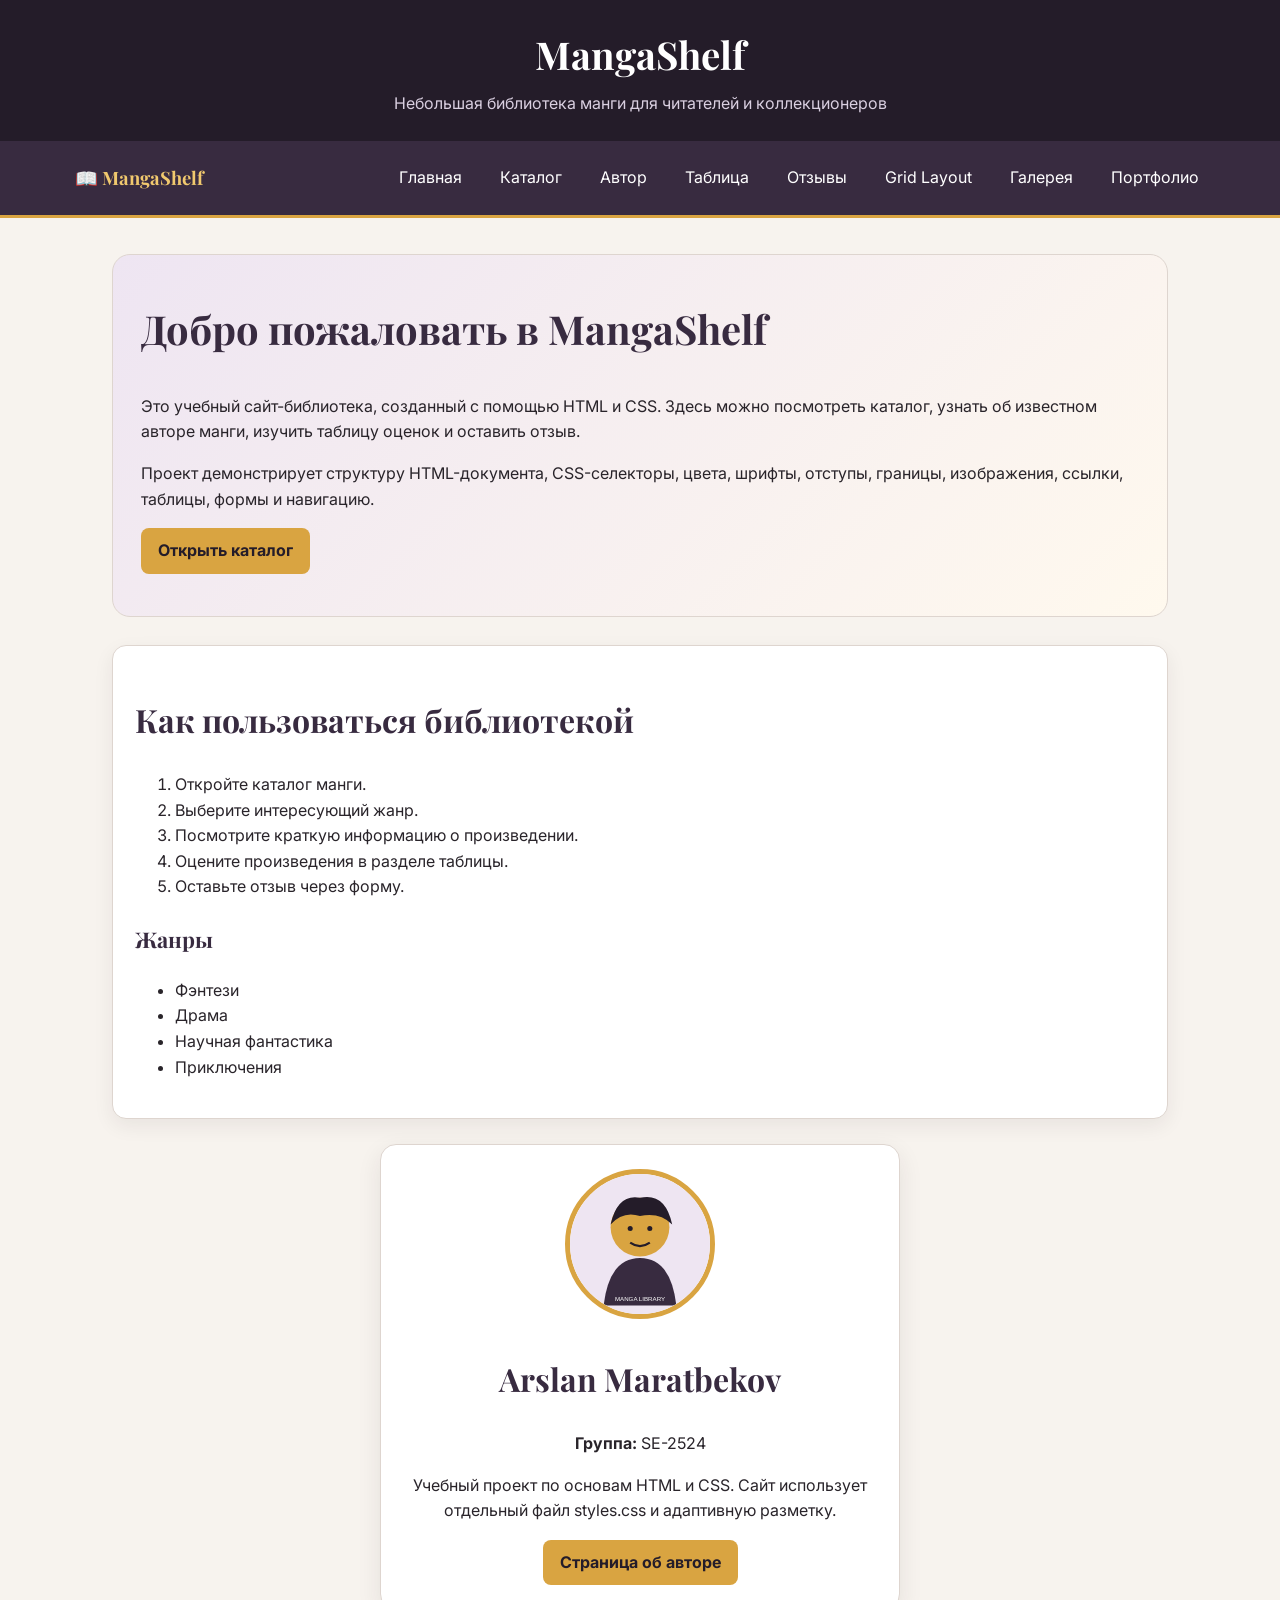
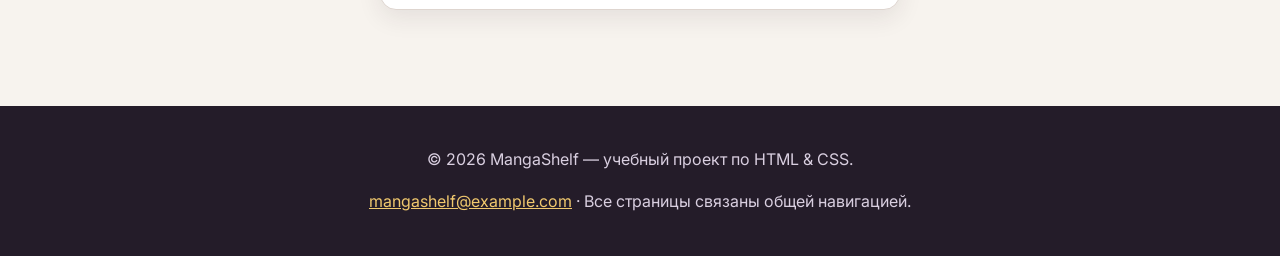
<file: index.html>
<!DOCTYPE html>
<html lang="ru">
<head>
<meta charset="UTF-8"><meta name="viewport" content="width=device-width, initial-scale=1.0">
<title>MangaShelf — библиотека манги</title><link rel="stylesheet" href="styles.css">
</head>
<body>
<header><h1>MangaShelf</h1><p>Небольшая библиотека манги для читателей и коллекционеров</p></header>

<div class="navbar">
  <a href="index.html" class="logo">📖 MangaShelf</a>
  <div class="nav-links">
    <a href="index.html">Главная</a>
    <a href="catalog.html">Каталог</a>
    <a href="tribute.html">Автор</a>
    <a href="stats.html">Таблица</a>
    <a href="feedback.html">Отзывы</a>
    <a href="grid.html">Grid Layout</a>
    <a href="gallery.html">Галерея</a>
    <a href="portfolio.html">Портфолио</a>
  </div>
</div>

<main class="container">
<section class="hero">
<h2>Добро пожаловать в MangaShelf</h2>
<p>Это учебный сайт-библиотека, созданный с помощью HTML и CSS. Здесь можно посмотреть каталог, узнать об известном авторе манги, изучить таблицу оценок и оставить отзыв.</p>
<p>Проект демонстрирует структуру HTML-документа, CSS-селекторы, цвета, шрифты, отступы, границы, изображения, ссылки, таблицы, формы и навигацию.</p>
<a class="btn" href="catalog.html">Открыть каталог</a>
</section>

<div class="card">
<h2>Как пользоваться библиотекой</h2>
<ol>
<li>Откройте каталог манги.</li>
<li>Выберите интересующий жанр.</li>
<li>Посмотрите краткую информацию о произведении.</li>
<li>Оцените произведения в разделе таблицы.</li>
<li>Оставьте отзыв через форму.</li>
</ol>
<h3>Жанры</h3>
<ul>
<li>Фэнтези</li><li>Драма</li><li>Научная фантастика</li><li>Приключения</li>
</ul>
</div>

<div class="profile-card">
<img src="tezuka.svg" alt="Иллюстративный портрет для страницы MangaShelf">
<h2>Arslan Maratbekov</h2>
<p><strong>Группа:</strong> SE-2524</p>
<p>Учебный проект по основам HTML и CSS. Сайт использует отдельный файл styles.css и адаптивную разметку.</p>
<a class="btn" href="tribute.html">Страница об авторе</a>
</div>
</main>

<footer>
  <p>© 2026 MangaShelf — учебный проект по HTML & CSS.</p>
  <p><a href="mailto:mangashelf@example.com">mangashelf@example.com</a> · Все страницы связаны общей навигацией.</p>
</footer>

</body></html>
</file>
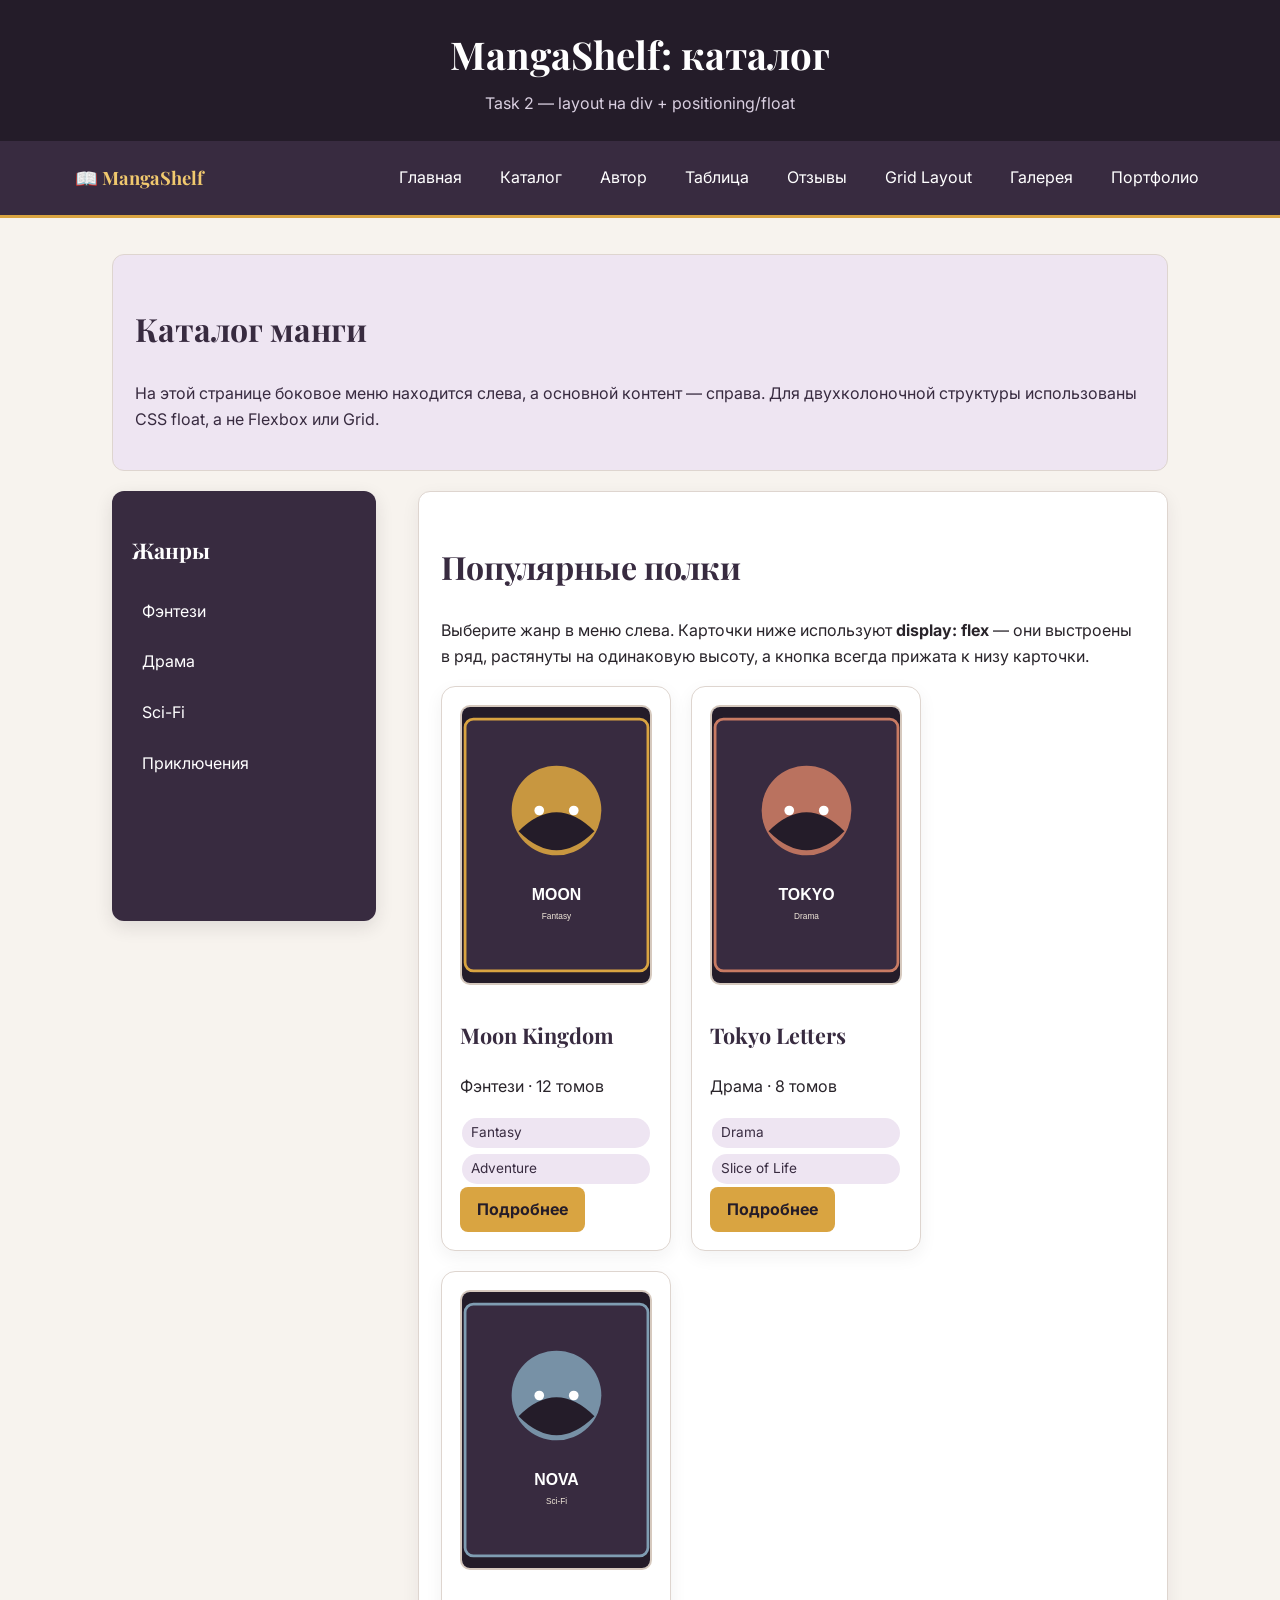
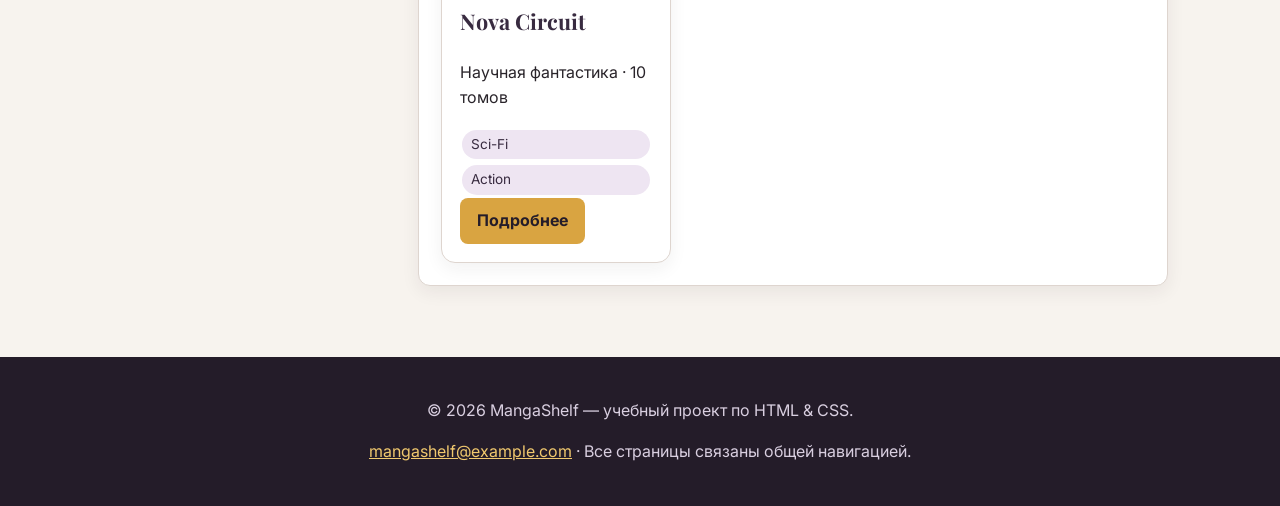
<file: catalog.html>
<!DOCTYPE html>
<html lang="ru">
<head>
<meta charset="UTF-8"><meta name="viewport" content="width=device-width, initial-scale=1.0">
<title>MangaShelf — каталог</title><link rel="stylesheet" href="styles.css">
<style>
.layout-header { background:#eee5f2; color:#382b40; padding:22px; border:1px solid #ded5cf; border-radius:12px; }
.sidebar { float:left; width:25%; background:#382b40; color:white; padding:20px; min-height:430px; border-radius:12px; box-shadow:0 6px 18px rgba(40,30,40,.12); }
.sidebar a { color:white; text-decoration:none; display:block; padding:10px; margin:5px 0; border-radius:6px; }
.sidebar a:hover { background:#d9a441; color:#241c29; }
.main-aside { float:right; width:71%; background:white; padding:22px; min-height:430px; border:1px solid #ded5cf; border-radius:12px; box-shadow:0 6px 18px rgba(40,30,40,.07); }
.clearfix::after { content:""; display:table; clear:both; }
@media(max-width:760px) { .sidebar,.main-aside { float:none; width:100%; margin-bottom:18px; } }
</style>
</head>
<body>
<header><h1>MangaShelf: каталог</h1><p>Task 2 — layout на div + positioning/float</p></header>

<div class="navbar">
  <a href="index.html" class="logo">📖 MangaShelf</a>
  <div class="nav-links">
    <a href="index.html">Главная</a>
    <a href="catalog.html">Каталог</a>
    <a href="tribute.html">Автор</a>
    <a href="stats.html">Таблица</a>
    <a href="feedback.html">Отзывы</a>
    <a href="grid.html">Grid Layout</a>
    <a href="gallery.html">Галерея</a>
    <a href="portfolio.html">Портфолио</a>
  </div>
</div>

<main class="container">
<div class="layout-header"><h2>Каталог манги</h2><p>На этой странице боковое меню находится слева, а основной контент — справа. Для двухколоночной структуры использованы CSS float, а не Flexbox или Grid.</p></div>
<div class="clearfix" style="margin-top:20px;">
<aside class="sidebar">
<h3 style="color:white;">Жанры</h3>
<a href="#fantasy">Фэнтези</a><a href="#drama">Драма</a><a href="#scifi">Sci-Fi</a><a href="#adventure">Приключения</a>
</aside>
<section class="main-aside">
<h2>Популярные полки</h2>
<p>Выберите жанр в меню слева. Карточки ниже используют <strong>display: flex</strong> — они выстроены в ряд, растянуты на одинаковую высоту, а кнопка всегда прижата к низу карточки.</p>

<!-- TASK 1: Card row built with Flexbox (.catalog is display:flex) -->
<div class="catalog">
  <div class="manga-card" id="fantasy">
    <img class="manga-cover" src="cover-one.svg" alt="Обложка манги Moon Kingdom">
    <h3>Moon Kingdom</h3>
    <p>Фэнтези · 12 томов</p>
    <span class="tag">Fantasy</span><span class="tag">Adventure</span>
    <a class="btn" href="tribute.html">Подробнее</a>
  </div>
  <div class="manga-card" id="drama">
    <img class="manga-cover" src="cover-two.svg" alt="Обложка манги Tokyo Letters">
    <h3>Tokyo Letters</h3>
    <p>Драма · 8 томов</p>
    <span class="tag">Drama</span><span class="tag">Slice of Life</span>
    <a class="btn" href="stats.html">Подробнее</a>
  </div>
  <div class="manga-card" id="scifi">
    <img class="manga-cover" src="cover-three.svg" alt="Обложка манги Nova Circuit">
    <h3>Nova Circuit</h3>
    <p>Научная фантастика · 10 томов</p>
    <span class="tag">Sci-Fi</span><span class="tag">Action</span>
    <a class="btn" href="feedback.html">Подробнее</a>
  </div>
</div>
</section>
</div>
</main>

<footer>
  <p>© 2026 MangaShelf — учебный проект по HTML & CSS.</p>
  <p><a href="mailto:mangashelf@example.com">mangashelf@example.com</a> · Все страницы связаны общей навигацией.</p>
</footer>

</body></html>
</file>
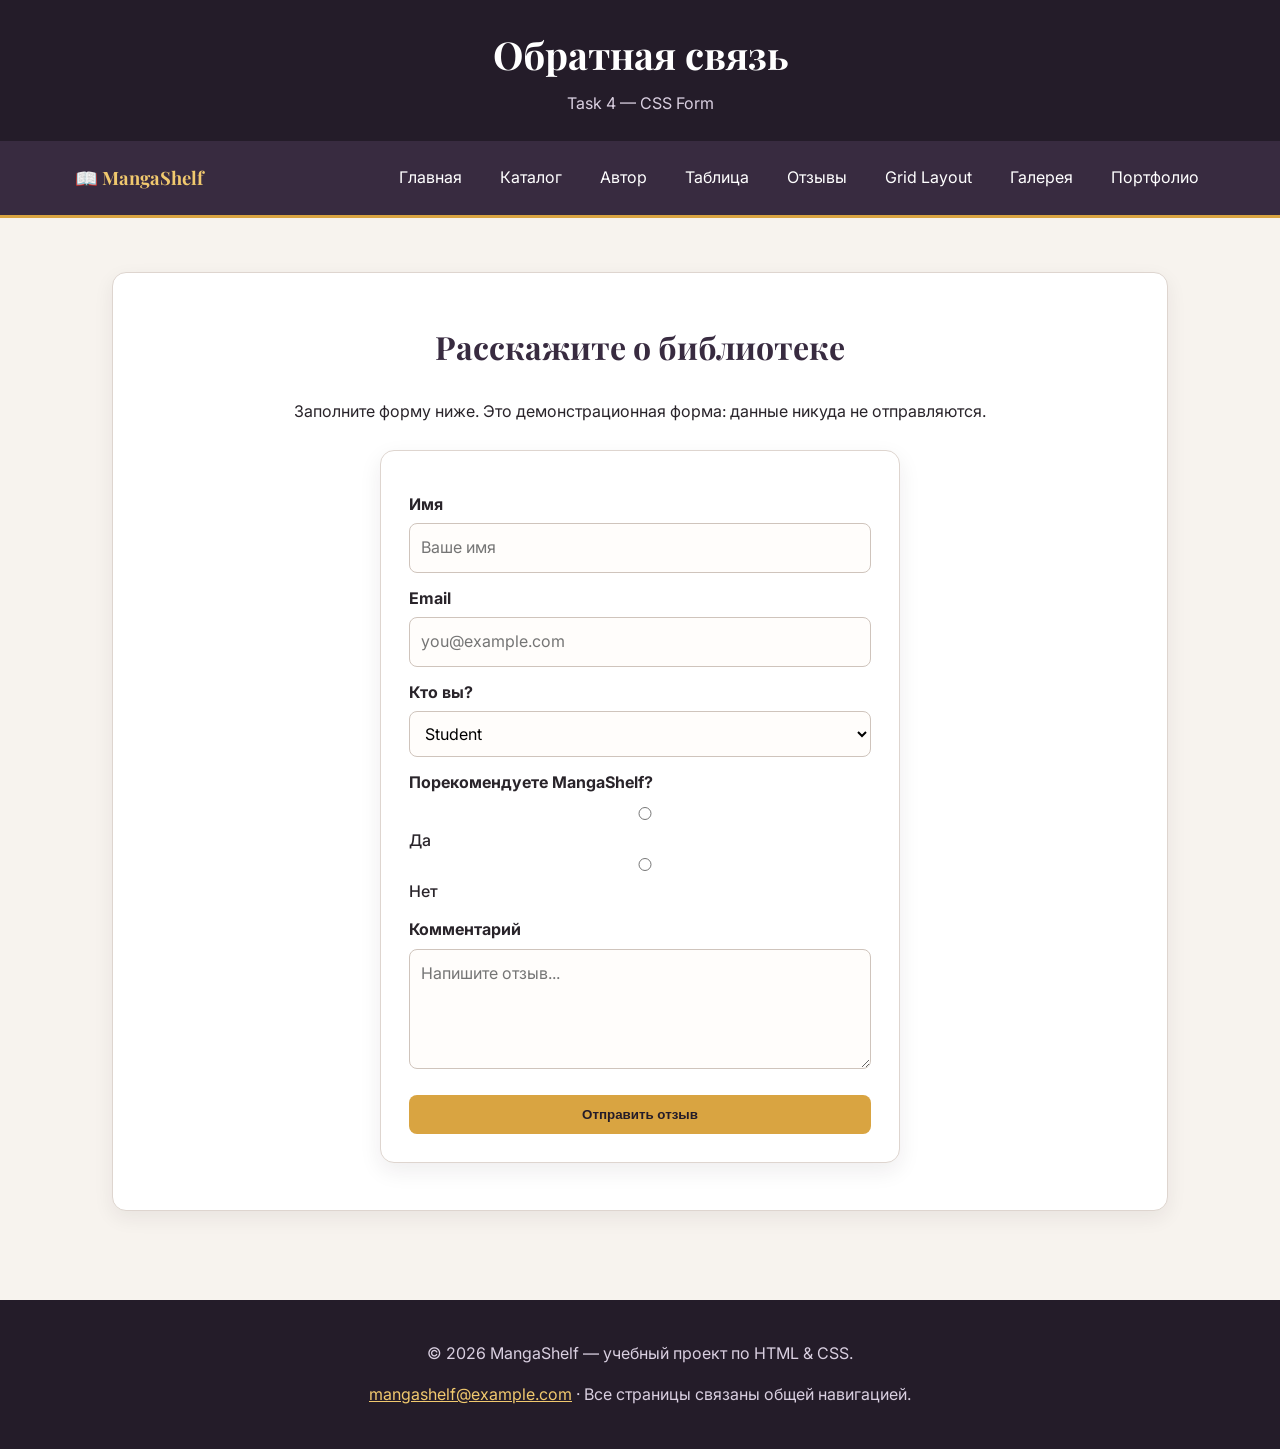
<file: feedback.html>
<!DOCTYPE html>
<html lang="ru">
<head>
<meta charset="UTF-8"><meta name="viewport" content="width=device-width, initial-scale=1.0">
<title>MangaShelf — отзыв</title><link rel="stylesheet" href="styles.css">
</head>
<body>
<header><h1>Обратная связь</h1><p>Task 4 — CSS Form</p></header>

<div class="navbar">
  <a href="index.html" class="logo">📖 MangaShelf</a>
  <div class="nav-links">
    <a href="index.html">Главная</a>
    <a href="catalog.html">Каталог</a>
    <a href="tribute.html">Автор</a>
    <a href="stats.html">Таблица</a>
    <a href="feedback.html">Отзывы</a>
    <a href="grid.html">Grid Layout</a>
    <a href="gallery.html">Галерея</a>
    <a href="portfolio.html">Портфолио</a>
  </div>
</div>

<main class="container">
<div class="card">
<h2 style="text-align:center;">Расскажите о библиотеке</h2>
<p style="text-align:center;">Заполните форму ниже. Это демонстрационная форма: данные никуда не отправляются.</p>
<form action="#" method="post">
<label for="name">Имя</label>
<input id="name" name="name" type="text" placeholder="Ваше имя" required>

<label for="email">Email</label>
<input id="email" name="email" type="email" placeholder="you@example.com" required>

<label for="role">Кто вы?</label>
<select id="role" name="role">
<option>Student</option><option>Teacher</option><option>Other</option>
</select>

<label>Порекомендуете MangaShelf?</label>
<div>
<label style="display:inline;font-weight:500;margin-right:18px;"><input type="radio" name="recommend" value="yes"> Да</label>
<label style="display:inline;font-weight:500;"><input type="radio" name="recommend" value="no"> Нет</label>
</div>

<label for="comments">Комментарий</label>
<textarea id="comments" name="comments" placeholder="Напишите отзыв..."></textarea>

<button type="submit">Отправить отзыв</button>
</form>
</div>
</main>

<footer>
  <p>© 2026 MangaShelf — учебный проект по HTML & CSS.</p>
  <p><a href="mailto:mangashelf@example.com">mangashelf@example.com</a> · Все страницы связаны общей навигацией.</p>
</footer>

</body></html>
</file>
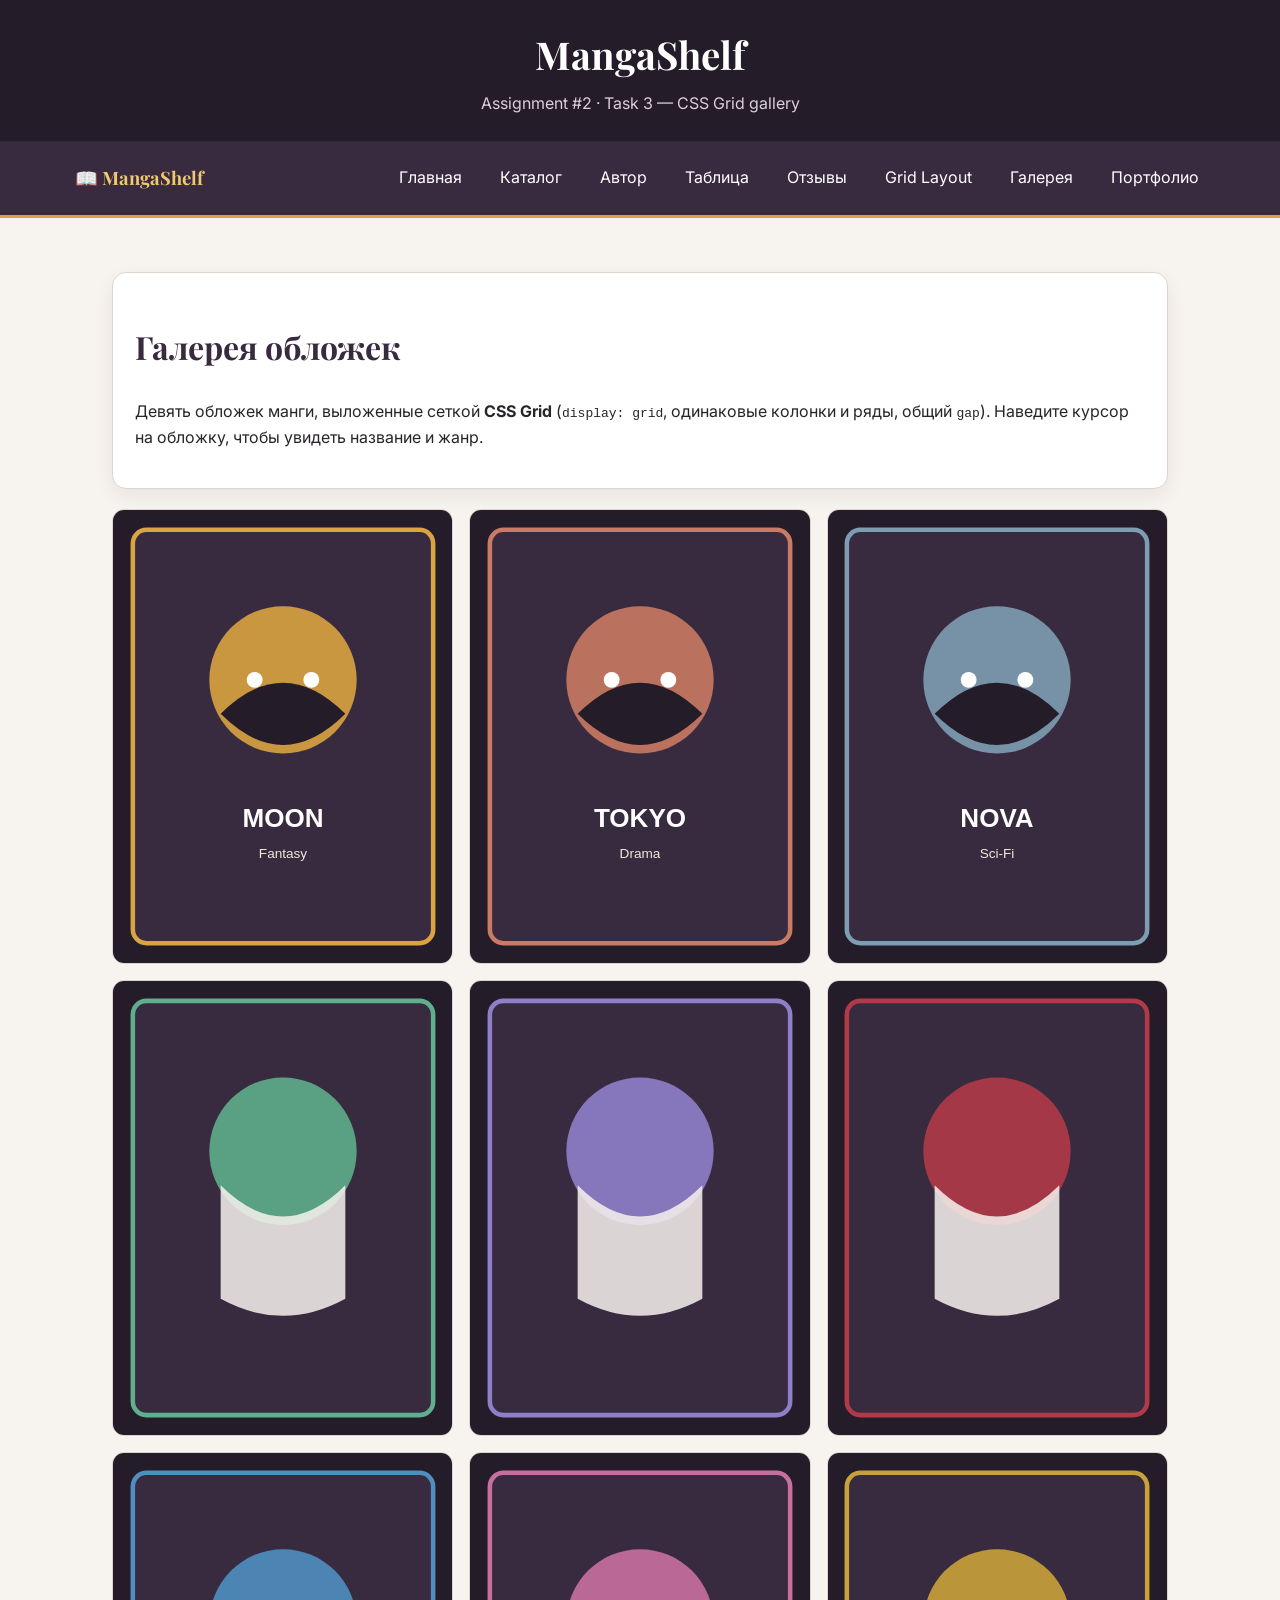
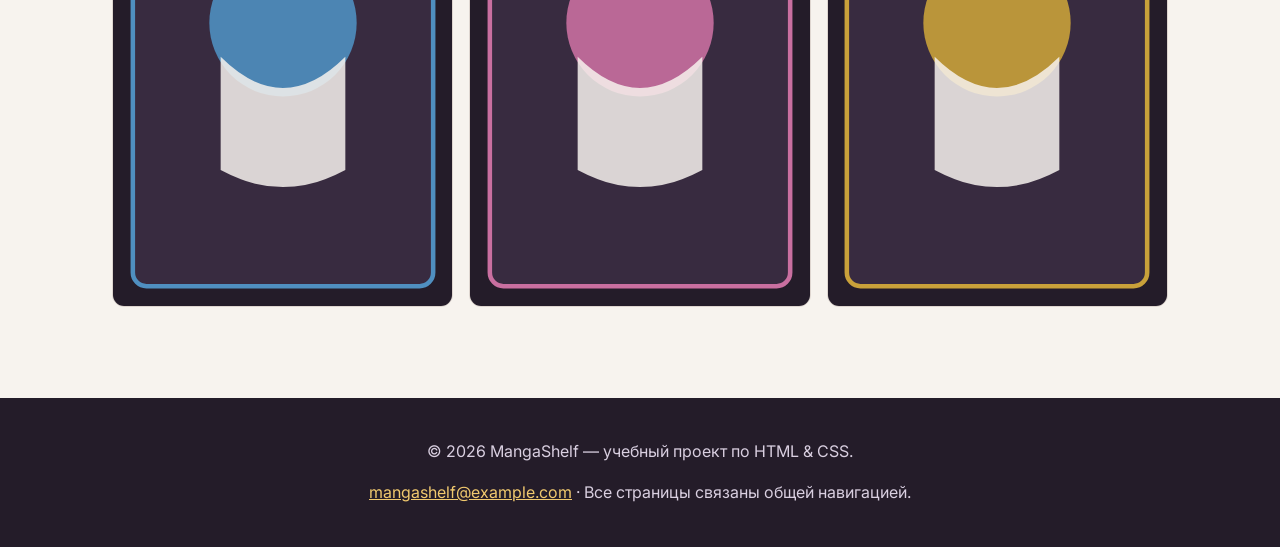
<file: gallery.html>
<!DOCTYPE html>
<html lang="ru">
<head>
<meta charset="UTF-8"><meta name="viewport" content="width=device-width, initial-scale=1.0">
<title>MangaShelf — Галерея</title><link rel="stylesheet" href="styles.css">
</head>
<body>
<header><h1>MangaShelf</h1><p>Assignment #2 · Task 3 — CSS Grid gallery</p></header>

<div class="navbar">
  <a href="index.html" class="logo">📖 MangaShelf</a>
  <div class="nav-links">
    <a href="index.html">Главная</a>
    <a href="catalog.html">Каталог</a>
    <a href="tribute.html">Автор</a>
    <a href="stats.html">Таблица</a>
    <a href="feedback.html">Отзывы</a>
    <a href="grid.html">Grid Layout</a>
    <a href="gallery.html">Галерея</a>
    <a href="portfolio.html">Портфолио</a>
  </div>
</div>

<main class="container">
<div class="card">
<h2>Галерея обложек</h2>
<p>Девять обложек манги, выложенные сеткой <strong>CSS Grid</strong> (<code>display: grid</code>, одинаковые колонки и ряды, общий <code>gap</code>). Наведите курсор на обложку, чтобы увидеть название и жанр.</p>
</div>

<!-- TASK 3: image gallery with CSS Grid + hover caption overlay -->
<div class="gallery-grid">

  <div class="gallery-item">
    <img src="cover-one.svg" alt="Обложка манги Moon Kingdom">
    <div class="gallery-caption">Moon Kingdom<br>Fantasy · 12 томов</div>
  </div>

  <div class="gallery-item">
    <img src="cover-two.svg" alt="Обложка манги Tokyo Letters">
    <div class="gallery-caption">Tokyo Letters<br>Drama · 8 томов</div>
  </div>

  <div class="gallery-item">
    <img src="cover-three.svg" alt="Обложка манги Nova Circuit">
    <div class="gallery-caption">Nova Circuit<br>Sci-Fi · 10 томов</div>
  </div>

  <div class="gallery-item">
    <img src="cover-four.svg" alt="Обложка манги Silver Ronin">
    <div class="gallery-caption">Silver Ronin<br>Action · 6 томов</div>
  </div>

  <div class="gallery-item">
    <img src="cover-five.svg" alt="Обложка манги Paper Moon">
    <div class="gallery-caption">Paper Moon<br>Romance · 5 томов</div>
  </div>

  <div class="gallery-item">
    <img src="cover-six.svg" alt="Обложка манги Crimson Ink">
    <div class="gallery-caption">Crimson Ink<br>Horror · 7 томов</div>
  </div>

  <div class="gallery-item">
    <img src="cover-seven.svg" alt="Обложка манги Ghost Circuit">
    <div class="gallery-caption">Ghost Circuit<br>Sci-Fi · 9 томов</div>
  </div>

  <div class="gallery-item">
    <img src="cover-eight.svg" alt="Обложка манги Iron Blossom">
    <div class="gallery-caption">Iron Blossom<br>Drama · 11 томов</div>
  </div>

  <div class="gallery-item">
    <img src="cover-nine.svg" alt="Обложка манги Neon Temple">
    <div class="gallery-caption">Neon Temple<br>Fantasy · 14 томов</div>
  </div>

</div>
</main>

<footer>
  <p>© 2026 MangaShelf — учебный проект по HTML & CSS.</p>
  <p><a href="mailto:mangashelf@example.com">mangashelf@example.com</a> · Все страницы связаны общей навигацией.</p>
</footer>

</body></html>
</file>
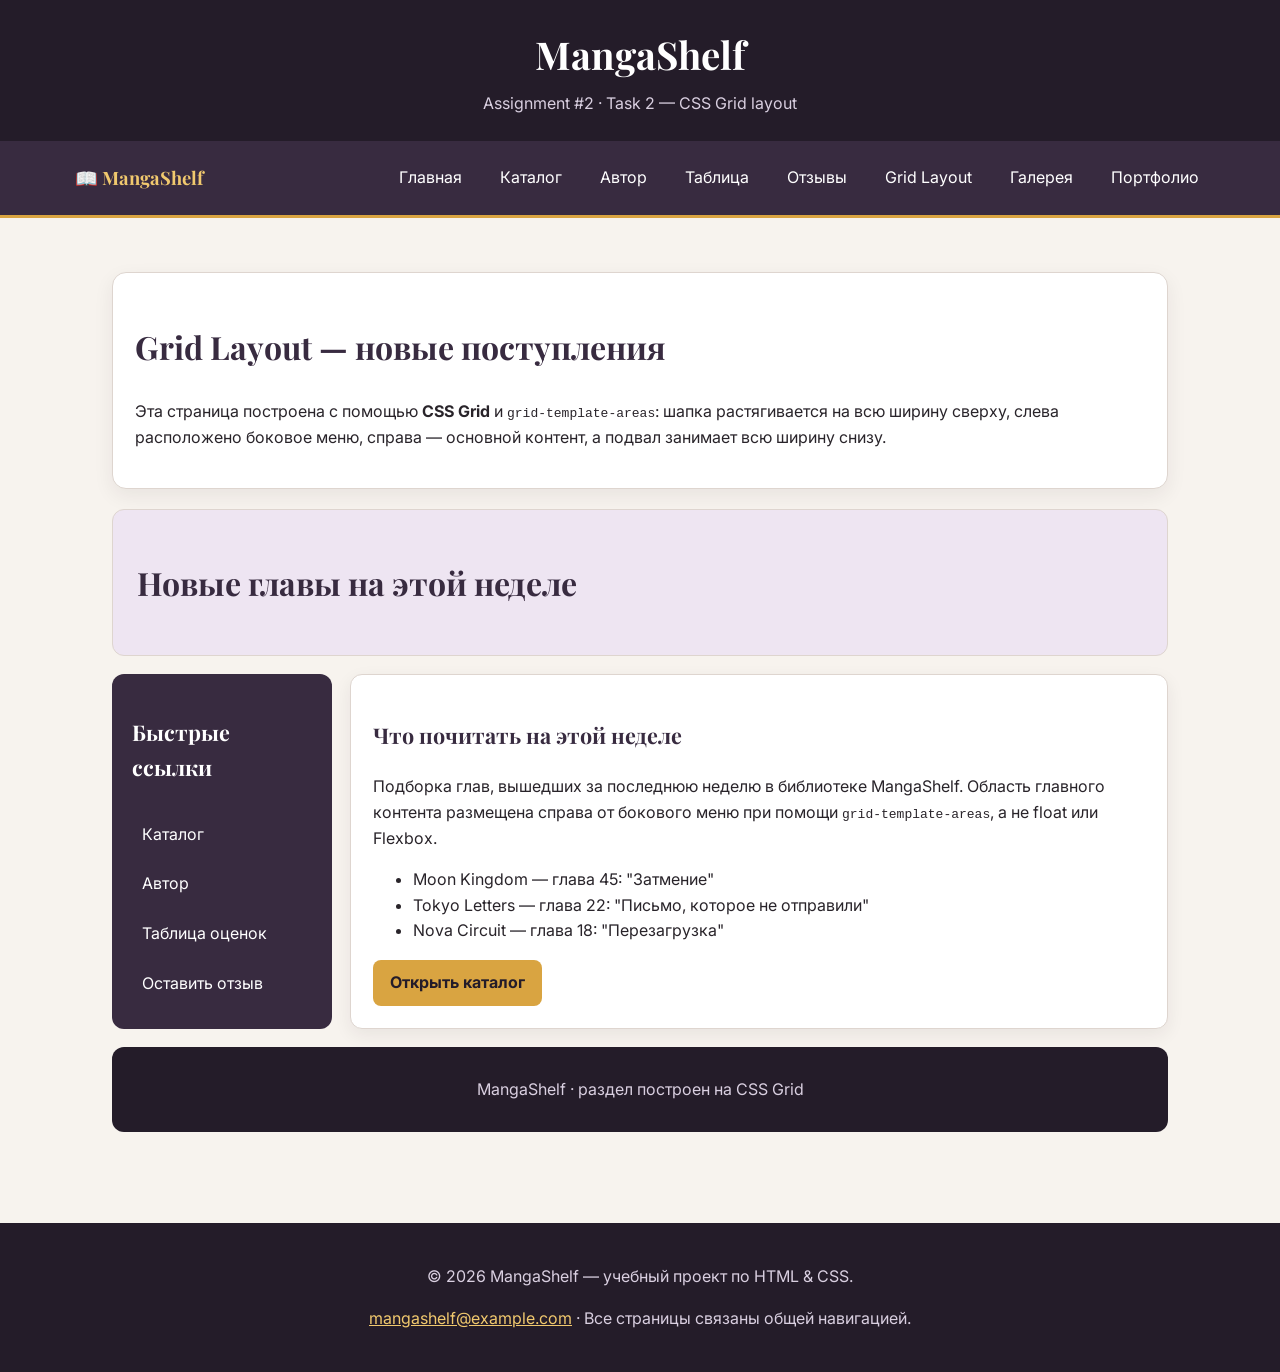
<file: grid.html>
<!DOCTYPE html>
<html lang="ru">
<head>
<meta charset="UTF-8"><meta name="viewport" content="width=device-width, initial-scale=1.0">
<title>MangaShelf — Grid Layout</title><link rel="stylesheet" href="styles.css">
</head>
<body>
<header><h1>MangaShelf</h1><p>Assignment #2 · Task 2 — CSS Grid layout</p></header>

<div class="navbar">
  <a href="index.html" class="logo">📖 MangaShelf</a>
  <div class="nav-links">
    <a href="index.html">Главная</a>
    <a href="catalog.html">Каталог</a>
    <a href="tribute.html">Автор</a>
    <a href="stats.html">Таблица</a>
    <a href="feedback.html">Отзывы</a>
    <a href="grid.html">Grid Layout</a>
    <a href="gallery.html">Галерея</a>
    <a href="portfolio.html">Портфолио</a>
  </div>
</div>

<main class="container">
<div class="card">
<h2>Grid Layout — новые поступления</h2>
<p>Эта страница построена с помощью <strong>CSS Grid</strong> и <code>grid-template-areas</code>: шапка растягивается на всю ширину сверху, слева расположено боковое меню, справа — основной контент, а подвал занимает всю ширину снизу.</p>
</div>

<!-- TASK 2: header / sidebar / main / footer with CSS Grid -->
<div class="grid-page">

  <div class="g-header">
    <h2>Новые главы на этой неделе</h2>
  </div>

  <aside class="g-sidebar">
    <h3 style="color:#fff;">Быстрые ссылки</h3>
    <a href="catalog.html">Каталог</a>
    <a href="tribute.html">Автор</a>
    <a href="stats.html">Таблица оценок</a>
    <a href="feedback.html">Оставить отзыв</a>
  </aside>

  <section class="g-main">
    <h3>Что почитать на этой неделе</h3>
    <p>Подборка глав, вышедших за последнюю неделю в библиотеке MangaShelf. Область главного контента размещена справа от бокового меню при помощи <code>grid-template-areas</code>, а не float или Flexbox.</p>
    <ul>
      <li>Moon Kingdom — глава 45: "Затмение"</li>
      <li>Tokyo Letters — глава 22: "Письмо, которое не отправили"</li>
      <li>Nova Circuit — глава 18: "Перезагрузка"</li>
    </ul>
    <a class="btn" href="catalog.html">Открыть каталог</a>
  </section>

  <div class="g-footer">
    <p>MangaShelf · раздел построен на CSS Grid</p>
  </div>

</div>
</main>

<footer>
  <p>© 2026 MangaShelf — учебный проект по HTML & CSS.</p>
  <p><a href="mailto:mangashelf@example.com">mangashelf@example.com</a> · Все страницы связаны общей навигацией.</p>
</footer>

</body></html>
</file>
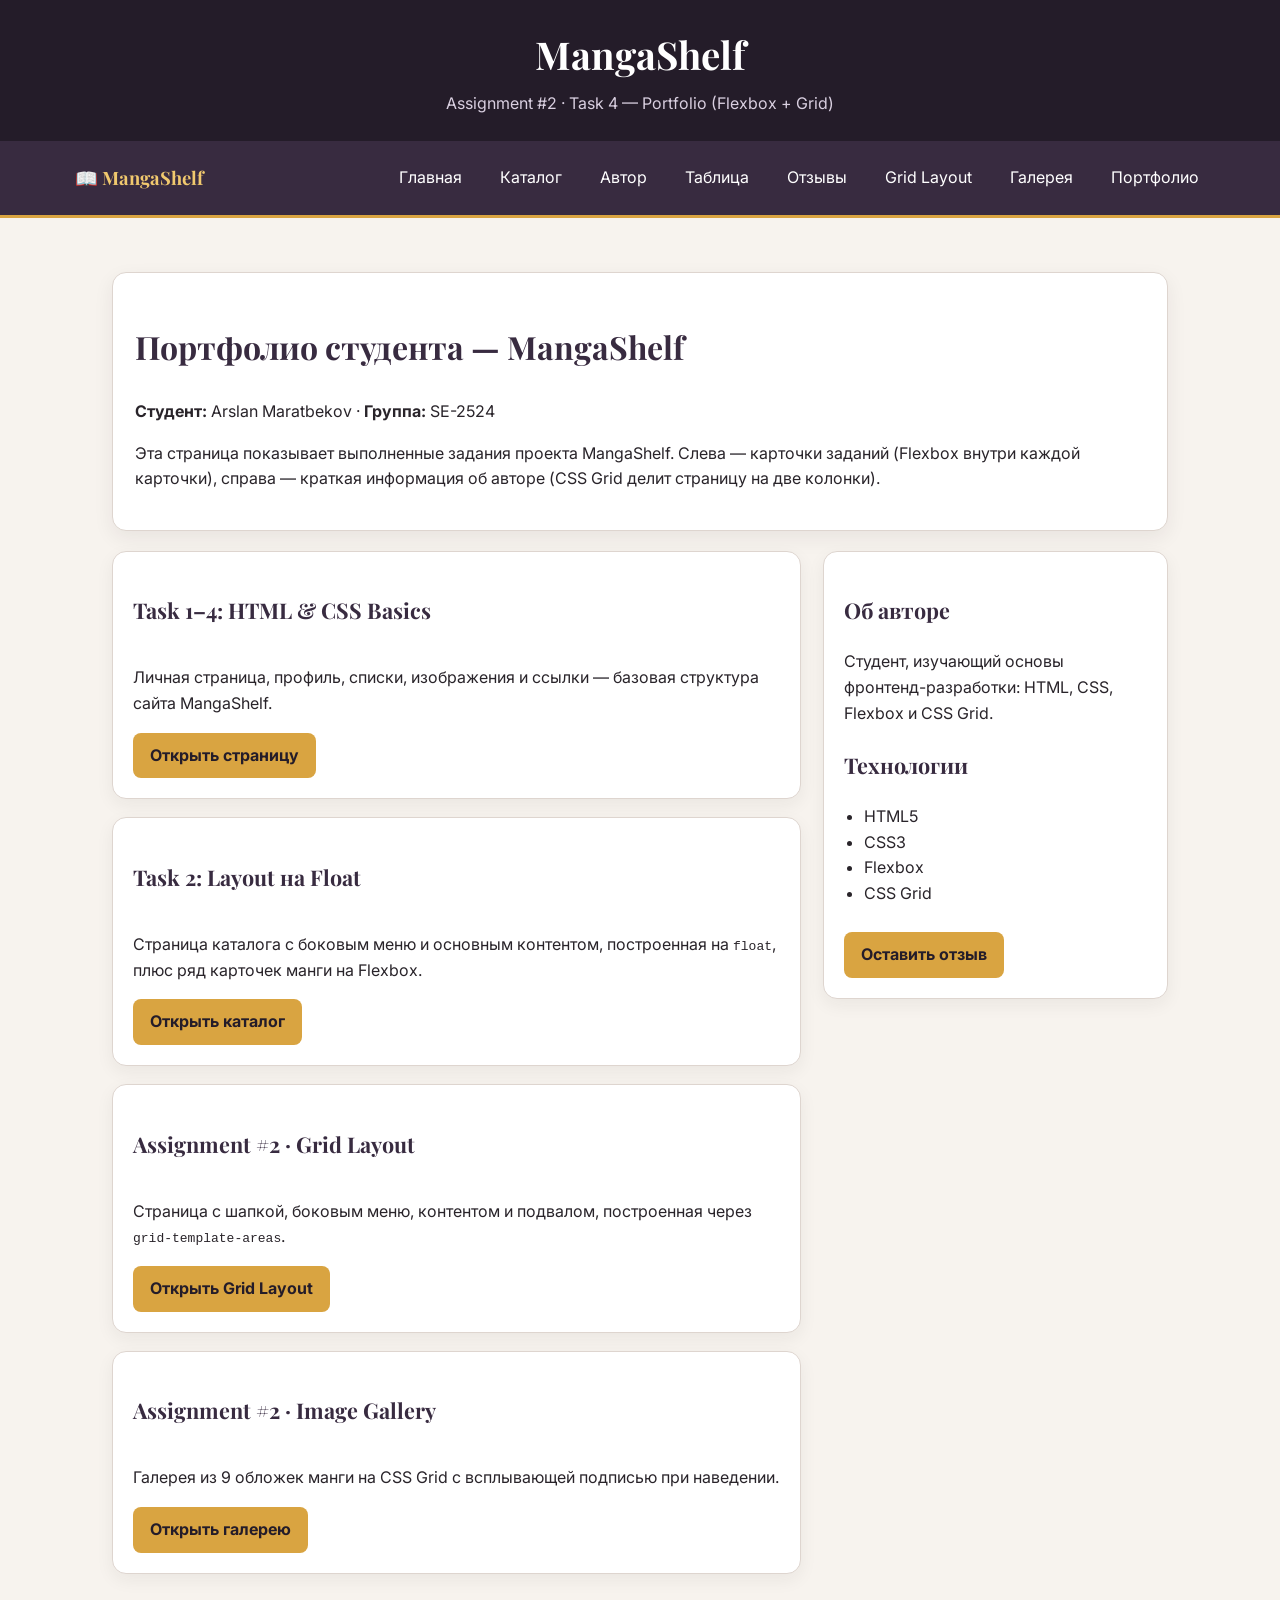
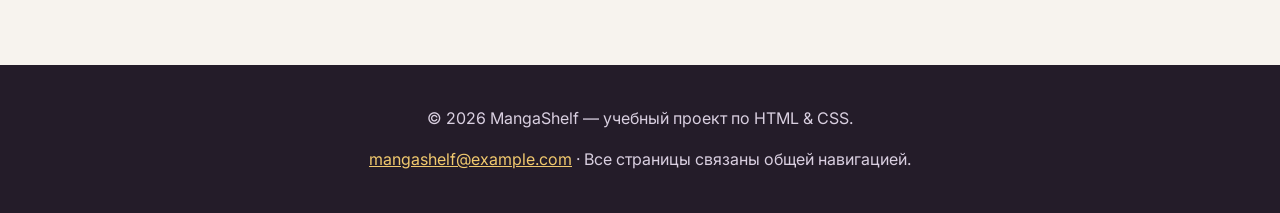
<file: portfolio.html>
<!DOCTYPE html>
<html lang="ru">
<head>
<meta charset="UTF-8"><meta name="viewport" content="width=device-width, initial-scale=1.0">
<title>MangaShelf — Портфолио</title><link rel="stylesheet" href="styles.css">
</head>
<body>
<header><h1>MangaShelf</h1><p>Assignment #2 · Task 4 — Portfolio (Flexbox + Grid)</p></header>

<!-- TASK 4.2: header navigation uses Flexbox (same .navbar as every page) -->
<div class="navbar">
  <a href="index.html" class="logo">📖 MangaShelf</a>
  <div class="nav-links">
    <a href="index.html">Главная</a>
    <a href="catalog.html">Каталог</a>
    <a href="tribute.html">Автор</a>
    <a href="stats.html">Таблица</a>
    <a href="feedback.html">Отзывы</a>
    <a href="grid.html">Grid Layout</a>
    <a href="gallery.html">Галерея</a>
    <a href="portfolio.html">Портфолио</a>
  </div>
</div>

<main class="container">
<div class="card">
<h2>Портфолио студента — MangaShelf</h2>
<p><strong>Студент:</strong> Arslan Maratbekov · <strong>Группа:</strong> SE-2524</p>
<p>Эта страница показывает выполненные задания проекта MangaShelf. Слева — карточки заданий (Flexbox внутри каждой карточки), справа — краткая информация об авторе (CSS Grid делит страницу на две колонки).</p>
</div>

<!-- TASK 4.3: main section uses CSS Grid (projects left, info right) -->
<div class="portfolio-layout">

  <section class="portfolio-projects">

    <!-- TASK 4.4: each project card arranges title/description/button with Flexbox -->
    <div class="project-card">
      <h3>Task 1–4: HTML &amp; CSS Basics</h3>
      <p>Личная страница, профиль, списки, изображения и ссылки — базовая структура сайта MangaShelf.</p>
      <a class="btn" href="index.html">Открыть страницу</a>
    </div>

    <div class="project-card">
      <h3>Task 2: Layout на Float</h3>
      <p>Страница каталога с боковым меню и основным контентом, построенная на <code>float</code>, плюс ряд карточек манги на Flexbox.</p>
      <a class="btn" href="catalog.html">Открыть каталог</a>
    </div>

    <div class="project-card">
      <h3>Assignment #2 · Grid Layout</h3>
      <p>Страница с шапкой, боковым меню, контентом и подвалом, построенная через <code>grid-template-areas</code>.</p>
      <a class="btn" href="grid.html">Открыть Grid Layout</a>
    </div>

    <div class="project-card">
      <h3>Assignment #2 · Image Gallery</h3>
      <p>Галерея из 9 обложек манги на CSS Grid с всплывающей подписью при наведении.</p>
      <a class="btn" href="gallery.html">Открыть галерею</a>
    </div>

  </section>

  <aside class="portfolio-info">
    <h3>Об авторе</h3>
    <p>Студент, изучающий основы фронтенд-разработки: HTML, CSS, Flexbox и CSS Grid.</p>
    <h3>Технологии</h3>
    <ul>
      <li>HTML5</li>
      <li>CSS3</li>
      <li>Flexbox</li>
      <li>CSS Grid</li>
    </ul>
    <a class="btn" href="feedback.html">Оставить отзыв</a>
  </aside>

</div>
</main>

<footer>
  <p>© 2026 MangaShelf — учебный проект по HTML & CSS.</p>
  <p><a href="mailto:mangashelf@example.com">mangashelf@example.com</a> · Все страницы связаны общей навигацией.</p>
</footer>

</body></html>
</file>
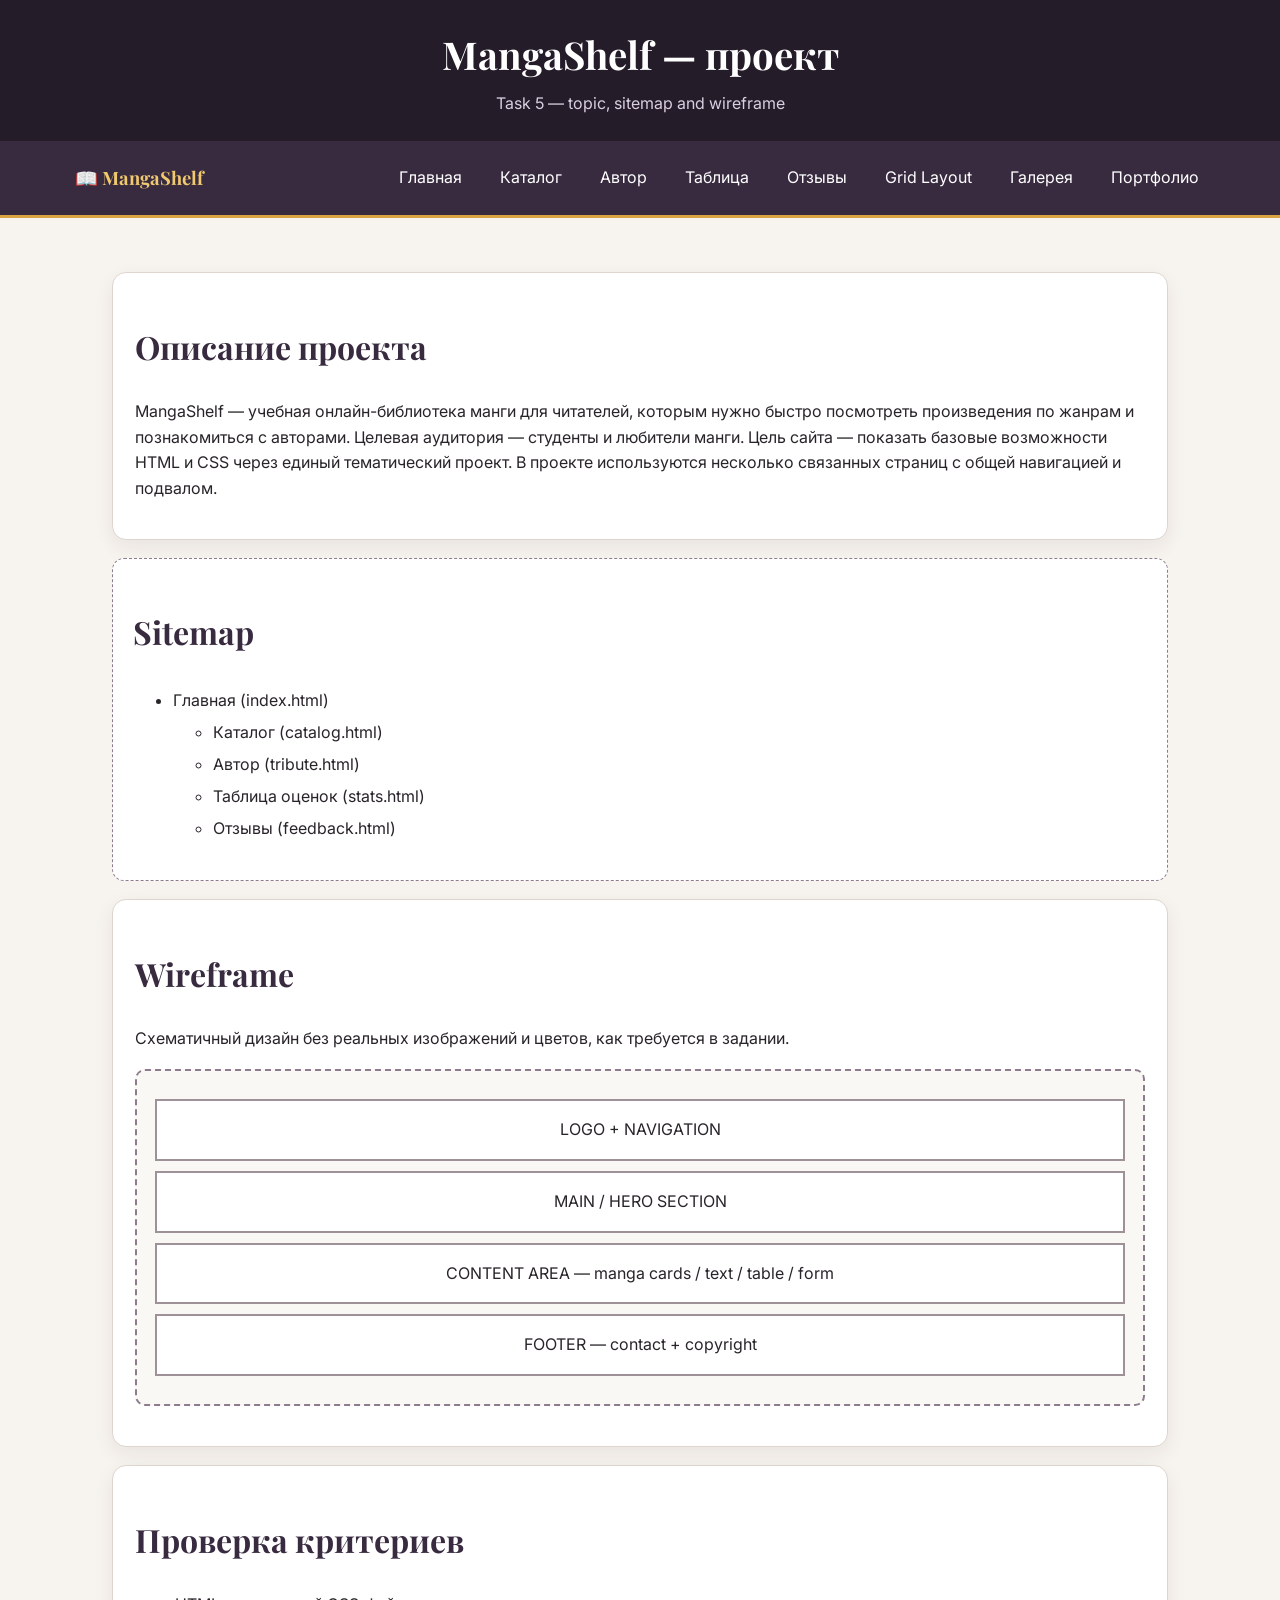
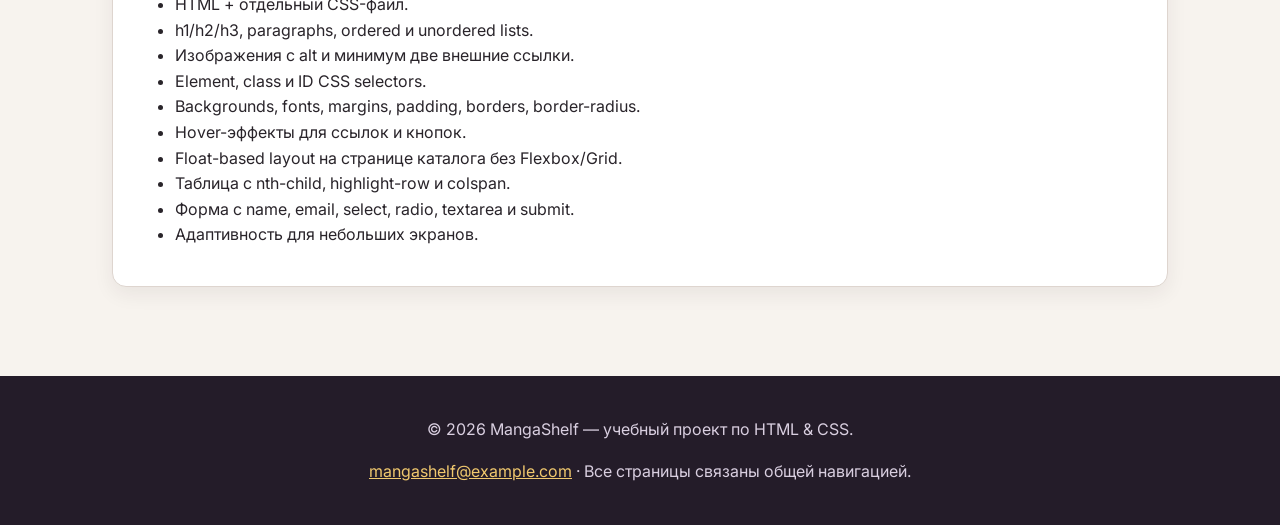
<file: project.html>
<!DOCTYPE html>
<html lang="ru">
<head>
<meta charset="UTF-8"><meta name="viewport" content="width=device-width, initial-scale=1.0">
<title>MangaShelf — проект и wireframe</title><link rel="stylesheet" href="styles.css">
</head>
<body>
<header><h1>MangaShelf — проект</h1><p>Task 5 — topic, sitemap and wireframe</p></header>

<div class="navbar">
  <a href="index.html" class="logo">📖 MangaShelf</a>
  <div class="nav-links">
    <a href="index.html">Главная</a>
    <a href="catalog.html">Каталог</a>
    <a href="tribute.html">Автор</a>
    <a href="stats.html">Таблица</a>
    <a href="feedback.html">Отзывы</a>
    <a href="grid.html">Grid Layout</a>
    <a href="gallery.html">Галерея</a>
    <a href="portfolio.html">Портфолио</a>
  </div>
</div>

<main class="container">
<section class="card">
<h2>Описание проекта</h2>
<p>MangaShelf — учебная онлайн-библиотека манги для читателей, которым нужно быстро посмотреть произведения по жанрам и познакомиться с авторами. Целевая аудитория — студенты и любители манги. Цель сайта — показать базовые возможности HTML и CSS через единый тематический проект. В проекте используются несколько связанных страниц с общей навигацией и подвалом.</p>
</section>
<section class="sitemap">
<h2>Sitemap</h2>
<ul>
<li>Главная (index.html)
  <ul>
    <li>Каталог (catalog.html)</li>
    <li>Автор (tribute.html)</li>
    <li>Таблица оценок (stats.html)</li>
    <li>Отзывы (feedback.html)</li>
  </ul>
</li>
</ul>
</section>
<section class="card">
<h2>Wireframe</h2>
<p>Схематичный дизайн без реальных изображений и цветов, как требуется в задании.</p>
<div class="wireframe">
<div class="wire-box">LOGO + NAVIGATION</div>
<div class="wire-box">MAIN / HERO SECTION</div>
<div class="wire-box">CONTENT AREA — manga cards / text / table / form</div>
<div class="wire-box">FOOTER — contact + copyright</div>
</div>
</section>
<section class="card">
<h2>Проверка критериев</h2>
<ul>
<li>HTML + отдельный CSS-файл.</li>
<li>h1/h2/h3, paragraphs, ordered и unordered lists.</li>
<li>Изображения с alt и минимум две внешние ссылки.</li>
<li>Element, class и ID CSS selectors.</li>
<li>Backgrounds, fonts, margins, padding, borders, border-radius.</li>
<li>Hover-эффекты для ссылок и кнопок.</li>
<li>Float-based layout на странице каталога без Flexbox/Grid.</li>
<li>Таблица с nth-child, highlight-row и colspan.</li>
<li>Форма с name, email, select, radio, textarea и submit.</li>
<li>Адаптивность для небольших экранов.</li>
</ul>
</section>
</main>

<footer>
  <p>© 2026 MangaShelf — учебный проект по HTML & CSS.</p>
  <p><a href="mailto:mangashelf@example.com">mangashelf@example.com</a> · Все страницы связаны общей навигацией.</p>
</footer>

</body></html>
</file>
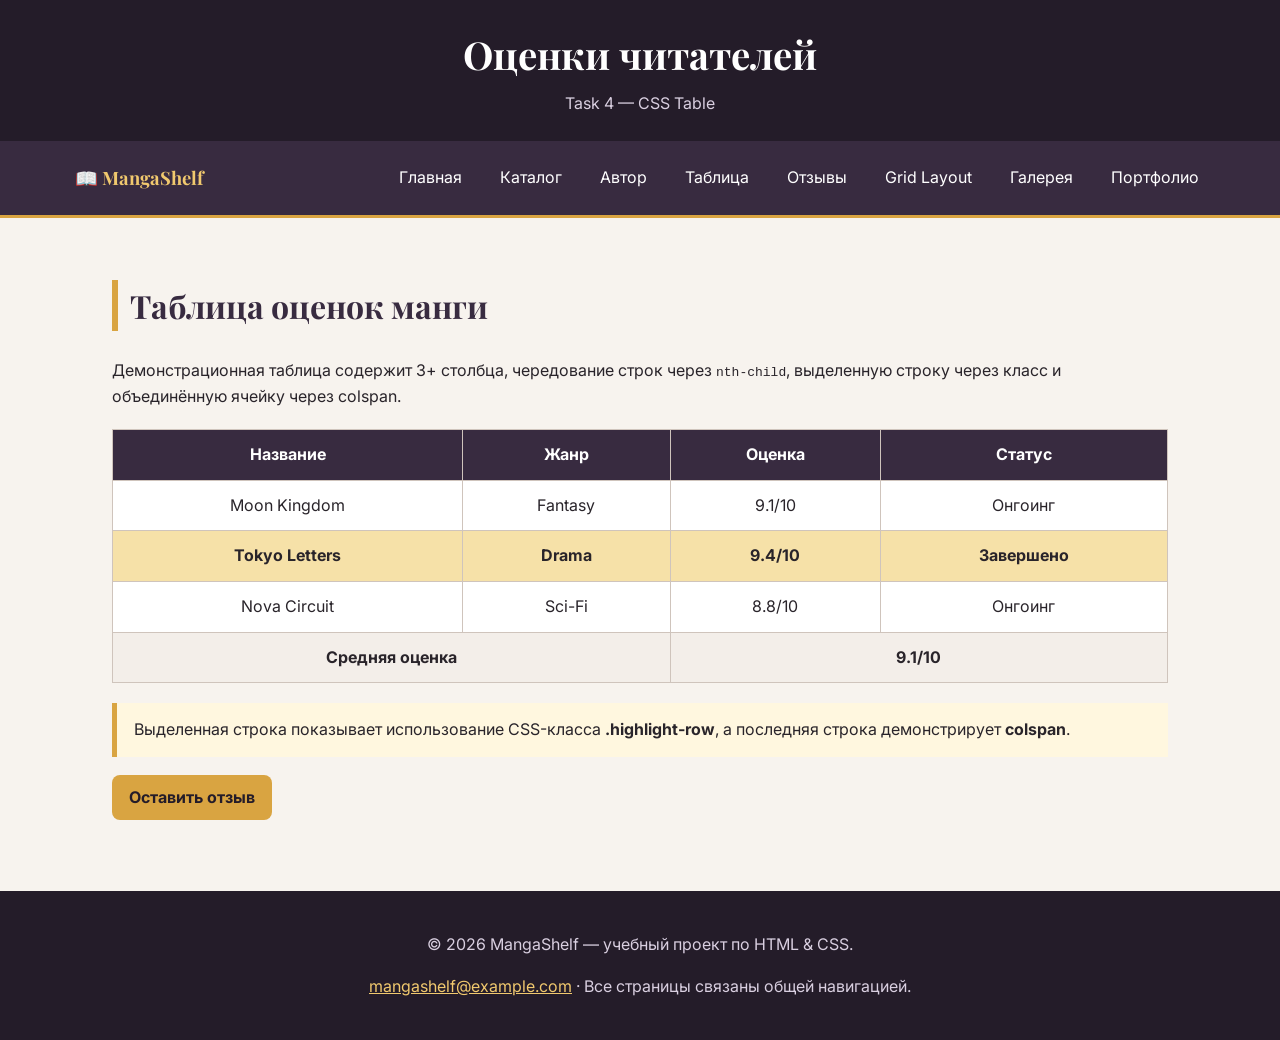
<file: stats.html>
<!DOCTYPE html>
<html lang="ru">
<head>
<meta charset="UTF-8"><meta name="viewport" content="width=device-width, initial-scale=1.0">
<title>MangaShelf — оценки</title><link rel="stylesheet" href="styles.css">
</head>
<body>
<header><h1>Оценки читателей</h1><p>Task 4 — CSS Table</p></header>

<div class="navbar">
  <a href="index.html" class="logo">📖 MangaShelf</a>
  <div class="nav-links">
    <a href="index.html">Главная</a>
    <a href="catalog.html">Каталог</a>
    <a href="tribute.html">Автор</a>
    <a href="stats.html">Таблица</a>
    <a href="feedback.html">Отзывы</a>
    <a href="grid.html">Grid Layout</a>
    <a href="gallery.html">Галерея</a>
    <a href="portfolio.html">Портфолио</a>
  </div>
</div>

<main class="container">
<h2 id="table-title">Таблица оценок манги</h2>
<p>Демонстрационная таблица содержит 3+ столбца, чередование строк через <code>nth-child</code>, выделенную строку через класс и объединённую ячейку через colspan.</p>
<table>
<thead><tr><th>Название</th><th>Жанр</th><th>Оценка</th><th>Статус</th></tr></thead>
<tbody>
<tr><td>Moon Kingdom</td><td>Fantasy</td><td>9.1/10</td><td>Онгоинг</td></tr>
<tr class="highlight-row"><td>Tokyo Letters</td><td>Drama</td><td>9.4/10</td><td>Завершено</td></tr>
<tr><td>Nova Circuit</td><td>Sci-Fi</td><td>8.8/10</td><td>Онгоинг</td></tr>
<tr><td colspan="2"><strong>Средняя оценка</strong></td><td colspan="2"><strong>9.1/10</strong></td></tr>
</tbody>
</table>
<div class="notice">Выделенная строка показывает использование CSS-класса <strong>.highlight-row</strong>, а последняя строка демонстрирует <strong>colspan</strong>.</div>
<a class="btn" href="feedback.html">Оставить отзыв</a>
</main>

<footer>
  <p>© 2026 MangaShelf — учебный проект по HTML & CSS.</p>
  <p><a href="mailto:mangashelf@example.com">mangashelf@example.com</a> · Все страницы связаны общей навигацией.</p>
</footer>

</body></html>
</file>
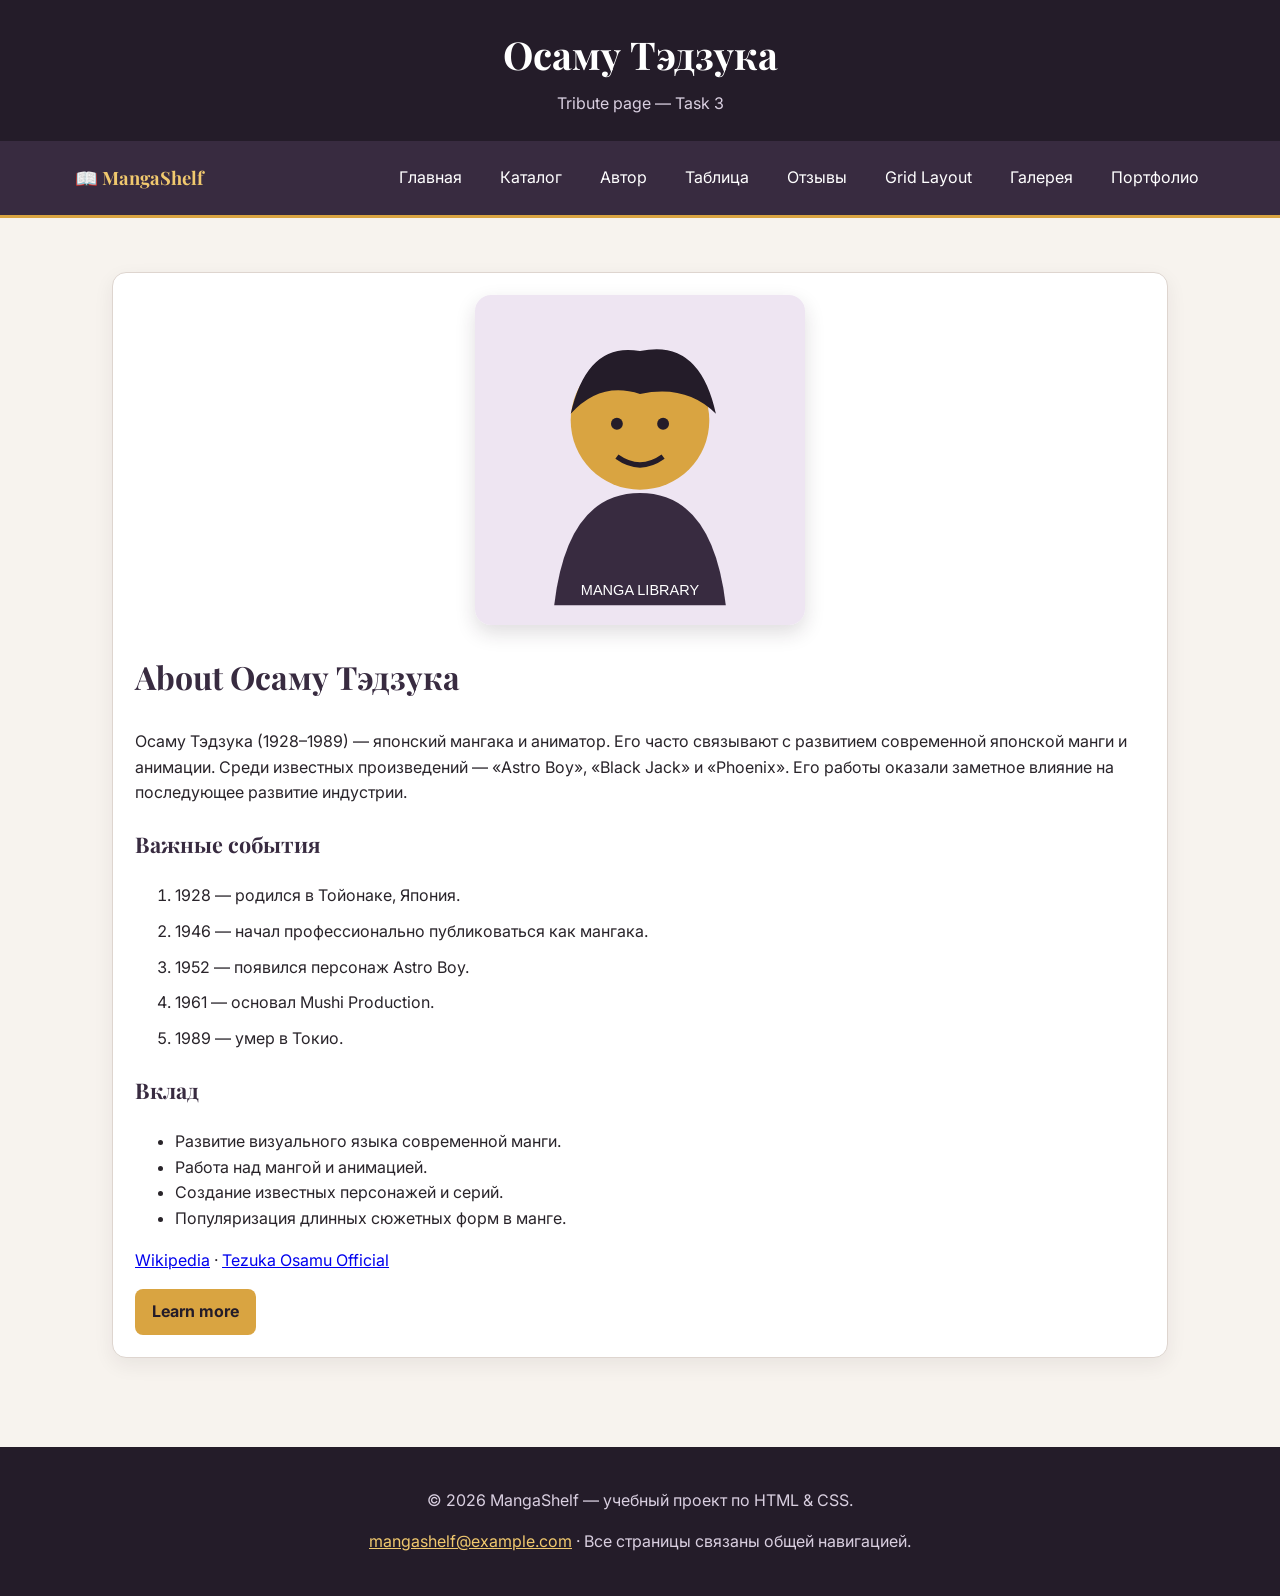
<file: tribute.html>
<!DOCTYPE html>
<html lang="ru">
<head>
<meta charset="UTF-8"><meta name="viewport" content="width=device-width, initial-scale=1.0">
<title>MangaShelf — Осаму Тэдзука</title><link rel="stylesheet" href="styles.css">
</head>
<body>
<header><h1>Осаму Тэдзука</h1><p>Tribute page — Task 3</p></header>

<div class="navbar">
  <a href="index.html" class="logo">📖 MangaShelf</a>
  <div class="nav-links">
    <a href="index.html">Главная</a>
    <a href="catalog.html">Каталог</a>
    <a href="tribute.html">Автор</a>
    <a href="stats.html">Таблица</a>
    <a href="feedback.html">Отзывы</a>
    <a href="grid.html">Grid Layout</a>
    <a href="gallery.html">Галерея</a>
    <a href="portfolio.html">Портфолио</a>
  </div>
</div>

<main class="container">
<div class="card">
<img src="tezuka.svg" alt="Иллюстративный портрет Осаму Тэдзуки" style="display:block;max-width:330px;width:100%;margin:0 auto;border-radius:16px;box-shadow:0 8px 20px rgba(40,30,40,.15);">
<h2>About Осаму Тэдзука</h2>
<p>Осаму Тэдзука (1928–1989) — японский мангака и аниматор. Его часто связывают с развитием современной японской манги и анимации. Среди известных произведений — «Astro Boy», «Black Jack» и «Phoenix». Его работы оказали заметное влияние на последующее развитие индустрии.</p>
<h3>Важные события</h3>
<ol class="timeline">
<li>1928 — родился в Тойонаке, Япония.</li>
<li>1946 — начал профессионально публиковаться как мангака.</li>
<li>1952 — появился персонаж Astro Boy.</li>
<li>1961 — основал Mushi Production.</li>
<li>1989 — умер в Токио.</li>
</ol>
<h3>Вклад</h3>
<ul>
<li>Развитие визуального языка современной манги.</li>
<li>Работа над мангой и анимацией.</li>
<li>Создание известных персонажей и серий.</li>
<li>Популяризация длинных сюжетных форм в манге.</li>
</ul>
<p><a href="https://en.wikipedia.org/wiki/Osamu_Tezuka" target="_blank">Wikipedia</a> · <a href="https://tezukaosamu.net/en/" target="_blank">Tezuka Osamu Official</a></p>
<a class="btn" href="https://en.wikipedia.org/wiki/Osamu_Tezuka" target="_blank">Learn more</a>
</div>
</main>

<footer>
  <p>© 2026 MangaShelf — учебный проект по HTML & CSS.</p>
  <p><a href="mailto:mangashelf@example.com">mangashelf@example.com</a> · Все страницы связаны общей навигацией.</p>
</footer>

</body></html>
</file>
<file: styles.css>
@import url('https://fonts.googleapis.com/css2?family=Inter:wght@400;500;600;700&family=Playfair+Display:wght@600;700&display=swap');

* { box-sizing: border-box; }

html { scroll-behavior: smooth; }

body {
    margin: 0;
    font-family: 'Inter', sans-serif;
    background: #f7f3ee;
    color: #29242a;
    line-height: 1.6;
}

header {
    background: #241c29;
    color: #fff;
    padding: 24px 5%;
    text-align: center;
}

header h1 {
    margin: 0 0 6px;
    font-family: 'Playfair Display', serif;
    font-size: 2.4rem;
}

header p { margin: 0; color: #d9cfe0; }

/* ===== TASK 0: Flexbox navbar =====
   The navbar container is a flex row: the logo sits on the left,
   the links sit on the right, and everything is vertically
   centered with align-items: center. flex-wrap lets the links
   drop to a second line on small screens instead of overflowing. */
.navbar {
    background: #382b40;
    padding: 12px 5%;
    border-bottom: 3px solid #d9a441;
    display: flex;
    flex-direction: row;
    justify-content: space-between;
    align-items: center;
    flex-wrap: wrap;
    gap: 10px;
}

.navbar .logo {
    color: #f1c96e;
    font-family: 'Playfair Display', serif;
    font-weight: 700;
    font-size: 1.15rem;
    text-decoration: none;
    padding: 6px 8px;
}

.nav-links {
    display: flex;
    flex-wrap: wrap;
    align-items: center;
    gap: 4px;
}

.navbar a {
    color: #fff;
    text-decoration: none;
    display: inline-block;
    padding: 9px 14px;
    margin: 3px;
    border-radius: 7px;
    transition: .2s;
}

.navbar a:hover { background: #d9a441; color: #241c29; }

.container {
    max-width: 1100px;
    margin: 0 auto;
    padding: 36px 22px;
}

h2, h3 {
    font-family: 'Playfair Display', serif;
    color: #382b40;
}

h2 { font-size: 2rem; }
h3 { font-size: 1.35rem; }

.card {
    background: #fff;
    border: 1px solid #ded5cf;
    border-radius: 14px;
    padding: 22px;
    margin: 18px 0;
    box-shadow: 0 7px 20px rgba(40, 30, 40, .07);
}

.btn {
    display: inline-block;
    background: #d9a441;
    color: #241c29;
    padding: 10px 17px;
    border-radius: 8px;
    text-decoration: none;
    font-weight: 700;
    transition: .2s;
}

.btn:hover { background: #b98220; transform: translateY(-1px); }

.hero {
    background: linear-gradient(135deg, #eee5f2, #fff9ee);
    border: 1px solid #ded5cf;
    border-radius: 18px;
    padding: 42px 28px;
    margin-bottom: 28px;
}

.hero h2 { margin-top: 0; font-size: 2.5rem; }

.profile-card {
    max-width: 520px;
    margin: 25px auto;
    text-align: center;
    background: #fff;
    border: 1px solid #ded5cf;
    border-radius: 16px;
    padding: 24px;
    box-shadow: 0 8px 25px rgba(40, 30, 40, .09);
}

.profile-card img {
    width: 150px;
    height: 150px;
    object-fit: cover;
    border-radius: 50%;
    max-width: 100%;
    border: 5px solid #d9a441;
}

.manga-cover {
    width: 100%;
    max-width: 210px;
    height: 280px;
    object-fit: cover;
    border-radius: 10px;
    border: 2px solid #d6c9be;
}

/* ===== TASK 1: Card row with Flexbox =====
   .catalog is the flex container (display:flex, wraps, fixed gap).
   Each .manga-card is ALSO a flex column, so its own title/text/tag/
   button stack vertically and the button can be pushed to the
   bottom with margin-top:auto, keeping every card the same height. */
.catalog {
    display: flex;
    flex-wrap: wrap;
    align-items: stretch;   /* makes every card the same height */
    gap: 20px;
}

.manga-card {
    display: flex;
    flex-direction: column;
    width: calc(33.333% - 14px);
    min-width: 230px;
    background: #fff;
    padding: 18px;
    border-radius: 14px;
    border: 1px solid #ded5cf;
    box-shadow: 0 6px 18px rgba(40,30,40,.06);
    transition: transform .2s, box-shadow .2s;   /* hover effect */
}

.manga-card:hover {
    transform: translateY(-6px);
    box-shadow: 0 14px 30px rgba(40,30,40,.18);
}

.manga-card img { display: block; margin: 0 auto 12px; }
.manga-card h3 { margin-bottom: 5px; }

.manga-card .btn {
    margin-top: auto;     /* pushes the button to the bottom of the card */
    text-align: center;
    align-self: flex-start;
}

.tag {
    display: inline-block;
    background: #eee5f2;
    color: #382b40;
    border-radius: 999px;
    padding: 4px 9px;
    margin: 3px 2px;
    font-size: .85rem;
}

footer {
    background: #241c29;
    color: #d9cfe0;
    text-align: center;
    padding: 25px;
    margin-top: 35px;
}

footer a { color: #f1c96e; }

table {
    width: 100%;
    border-collapse: collapse;
    background: #fff;
    margin: 20px 0;
}

th, td {
    border: 1px solid #cfc4bc;
    padding: 12px;
    text-align: center;
}

th { background: #382b40; color: #fff; }
tr:nth-child(even) { background: #f3eee9; }
.highlight-row { background: #f6e1a8 !important; font-weight: 700; }

#table-title {
    color: #382b40;
    border-left: 6px solid #d9a441;
    padding-left: 12px;
}

form {
    width: 520px;
    max-width: 100%;
    margin: 25px auto;
    background: #fff;
    padding: 28px;
    border-radius: 14px;
    border: 1px solid #ded5cf;
    box-shadow: 0 8px 22px rgba(40,30,40,.08);
}

label { display: block; font-weight: 700; margin: 13px 0 6px; }

input, select, textarea {
    width: 100%;
    padding: 11px;
    border: 1px solid #cfc4bc;
    border-radius: 8px;
    font: inherit;
    background: #fffdfb;
}

textarea { min-height: 120px; resize: vertical; }

button {
    width: 100%;
    margin-top: 18px;
    border: 0;
    background: #d9a441;
    color: #241c29;
    padding: 12px;
    border-radius: 8px;
    font-weight: 700;
    cursor: pointer;
    transition: .2s;
}

button:hover { background: #b98220; }

.timeline li { margin-bottom: 10px; }

.sitemap {
    padding: 20px;
    background: #fff;
    border: 1px dashed #8d7c8e;
    border-radius: 12px;
}

.sitemap ul { line-height: 2; }

.wireframe {
    border: 2px dashed #8d7c8e;
    background: #faf8f5;
    padding: 18px;
    margin: 18px 0;
    border-radius: 10px;
}

.wire-box {
    border: 2px solid #9e9197;
    padding: 16px;
    margin: 10px 0;
    text-align: center;
    background: #fff;
}

.notice {
    border-left: 5px solid #d9a441;
    background: #fff7df;
    padding: 14px 17px;
    margin: 18px 0;
}

/* =========================================================
   TASK 2: Grid Layout page (grid.html)
   .grid-page is the grid container. grid-template-areas names
   4 zones so the CSS reads almost like a picture of the layout.
   ========================================================= */
.grid-page {
    display: grid;
    grid-template-columns: 220px 1fr;
    grid-template-rows: auto auto auto;
    grid-template-areas:
        "header header"
        "sidebar main"
        "footer footer";
    gap: 18px;
    margin: 20px 0;
}

.g-header {
    grid-area: header;
    background: #eee5f2;
    color: #382b40;
    padding: 20px 24px;
    border: 1px solid #ded5cf;
    border-radius: 12px;
}

.g-sidebar {
    grid-area: sidebar;
    background: #382b40;
    color: #fff;
    padding: 20px;
    border-radius: 12px;
    display: flex;            /* links stacked vertically, evenly spaced */
    flex-direction: column;
    gap: 8px;
}

.g-sidebar a {
    color: #fff;
    text-decoration: none;
    padding: 8px 10px;
    border-radius: 6px;
}

.g-sidebar a:hover { background: #d9a441; color: #241c29; }

.g-main {
    grid-area: main;
    background: #fff;
    padding: 22px;
    border: 1px solid #ded5cf;
    border-radius: 12px;
    box-shadow: 0 6px 18px rgba(40,30,40,.07);
}

.g-footer {
    grid-area: footer;
    background: #241c29;
    color: #d9cfe0;
    text-align: center;
    padding: 14px;
    border-radius: 12px;
}

/* =========================================================
   TASK 3: Image gallery (gallery.html)
   .gallery-grid is display:grid with equal columns/rows and a
   consistent gap. Each .gallery-item reveals a caption on hover.
   ========================================================= */
.gallery-grid {
    display: grid;
    grid-template-columns: repeat(3, 1fr);
    gap: 16px;
    margin: 20px 0;
}

.gallery-item {
    position: relative;
    border-radius: 12px;
    overflow: hidden;
    border: 1px solid #ded5cf;
    aspect-ratio: 3 / 4;
}

.gallery-item img {
    display: block;
    width: 100%;
    height: 100%;
    object-fit: cover;
}

.gallery-caption {
    position: absolute;
    left: 0; right: 0; bottom: 0;
    background: rgba(36, 28, 41, .85);
    color: #fff;
    text-align: center;
    padding: 10px;
    font-size: .9rem;
    line-height: 1.4;
    opacity: 0;
    transform: translateY(100%);
    transition: opacity .25s, transform .25s;   /* hover effect */
}

.gallery-item:hover .gallery-caption {
    opacity: 1;
    transform: translateY(0);
}

/* =========================================================
   TASK 4: Portfolio page (portfolio.html)
   .portfolio-layout is CSS Grid (projects left, info right).
   .portfolio-projects and each .project-card use Flexbox.
   ========================================================= */
.portfolio-layout {
    display: grid;
    grid-template-columns: 2fr 1fr;
    gap: 22px;
    align-items: start;
    margin: 20px 0;
}

.portfolio-projects {
    display: flex;
    flex-direction: column;
    gap: 18px;
}

.project-card {
    display: flex;
    flex-direction: column;
    background: #fff;
    border: 1px solid #ded5cf;
    border-radius: 14px;
    padding: 20px;
    box-shadow: 0 6px 18px rgba(40,30,40,.06);
}

.project-card .btn {
    margin-top: auto;   /* keeps every button aligned at the bottom */
    align-self: flex-start;
}

.portfolio-info {
    background: #fff;
    border: 1px solid #ded5cf;
    border-radius: 14px;
    padding: 20px;
    box-shadow: 0 6px 18px rgba(40,30,40,.06);
}

.portfolio-info ul { padding-left: 20px; }
.portfolio-info .btn { margin-top: 10px; }

/* =========================================================
   RESPONSIVE DESIGN
   ========================================================= */

@media (max-width: 800px) {
    header h1 { font-size: 1.9rem; }
    .hero h2 { font-size: 2rem; }

    /* Flexbox cards: 2 per row instead of 3 */
    .manga-card { width: calc(50% - 10px); }

    /* Grid page: sidebar goes above the main content, 1 column */
    .grid-page {
        grid-template-columns: 1fr;
        grid-template-areas:
            "header"
            "sidebar"
            "main"
            "footer";
    }

    /* Gallery: 2 columns instead of 3 */
    .gallery-grid { grid-template-columns: repeat(2, 1fr); }

    /* Portfolio: info column moves below the projects, 1 column */
    .portfolio-layout { grid-template-columns: 1fr; }

    .sidebar, .main-aside { float: none; width: 100%; margin-bottom: 18px; }
}

@media (max-width: 550px) {
    .navbar { justify-content: center; text-align: center; }
    .nav-links { justify-content: center; }
    .navbar a { display: block; }

    /* Flexbox cards: 1 per row on small phones */
    .manga-card { width: 100%; }

    /* Gallery: 1 column on small phones */
    .gallery-grid { grid-template-columns: 1fr; }

    form { width: 100%; }
}
</file>
